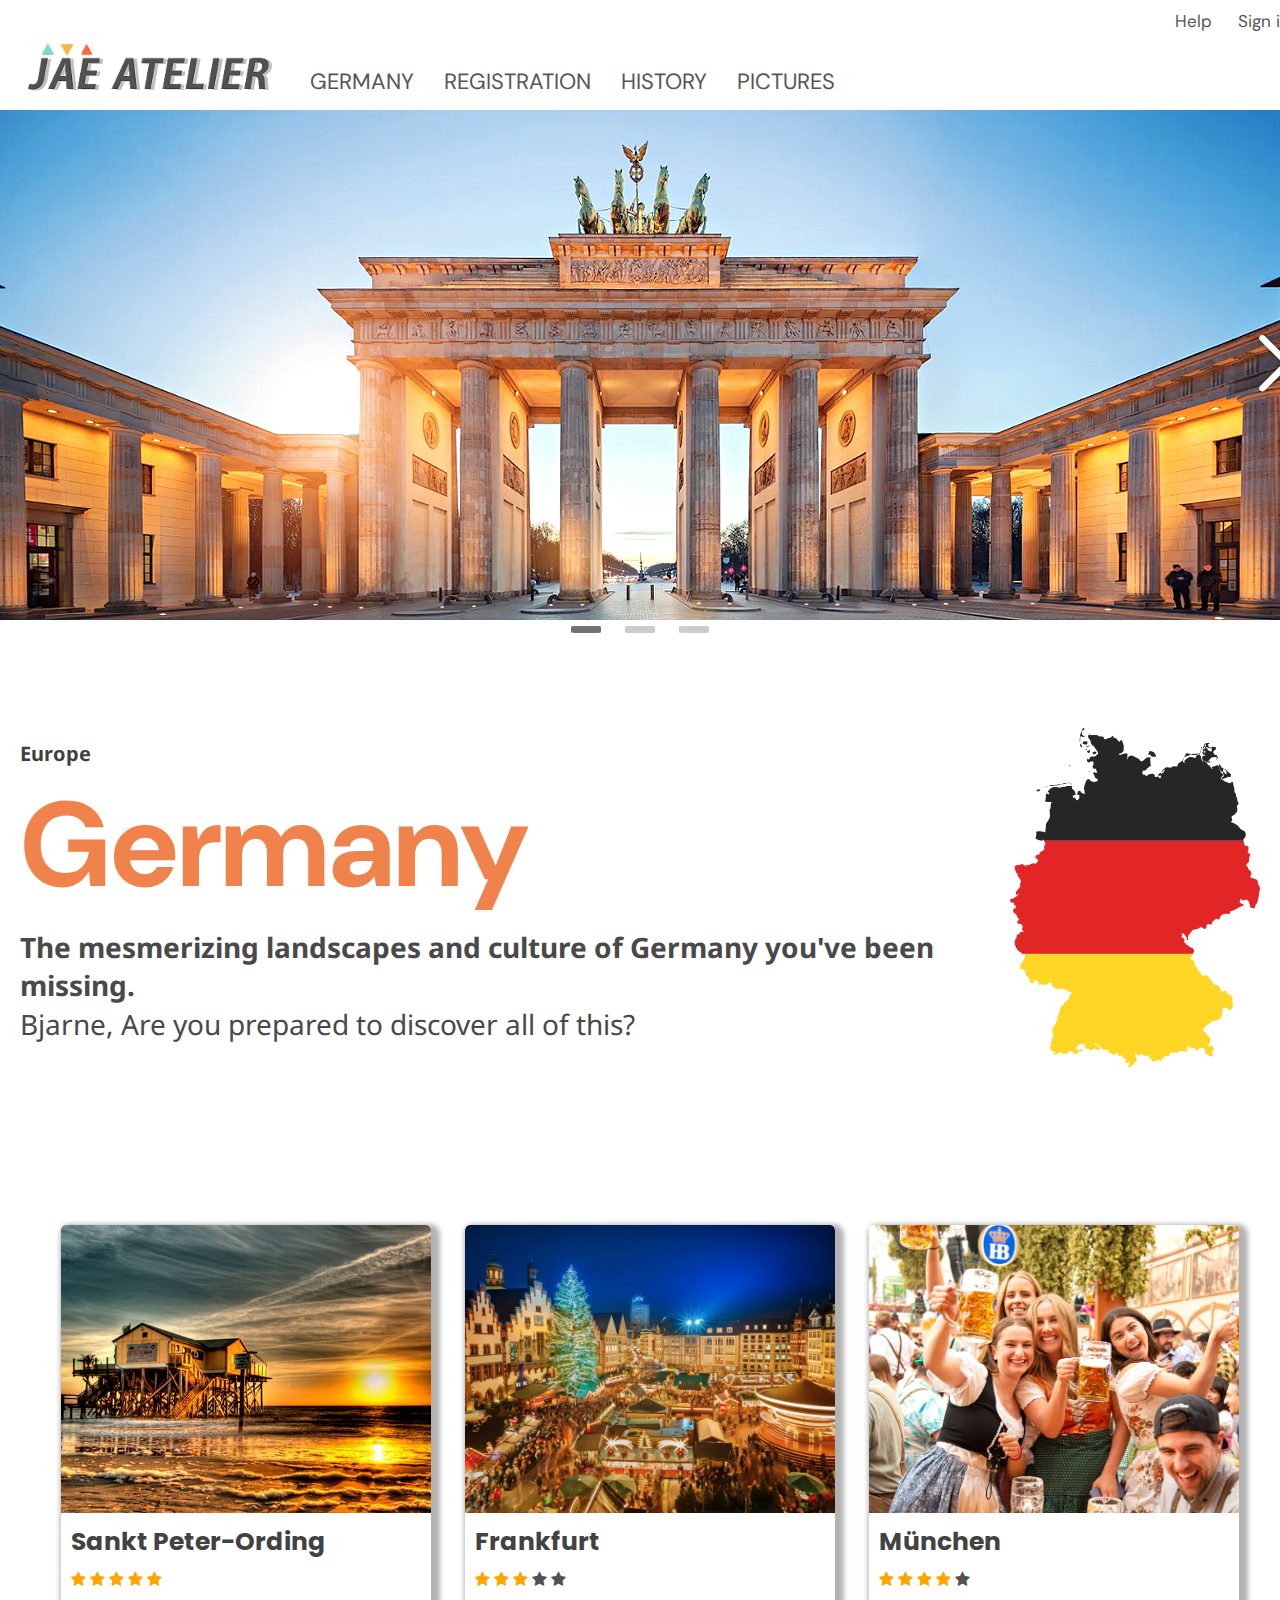
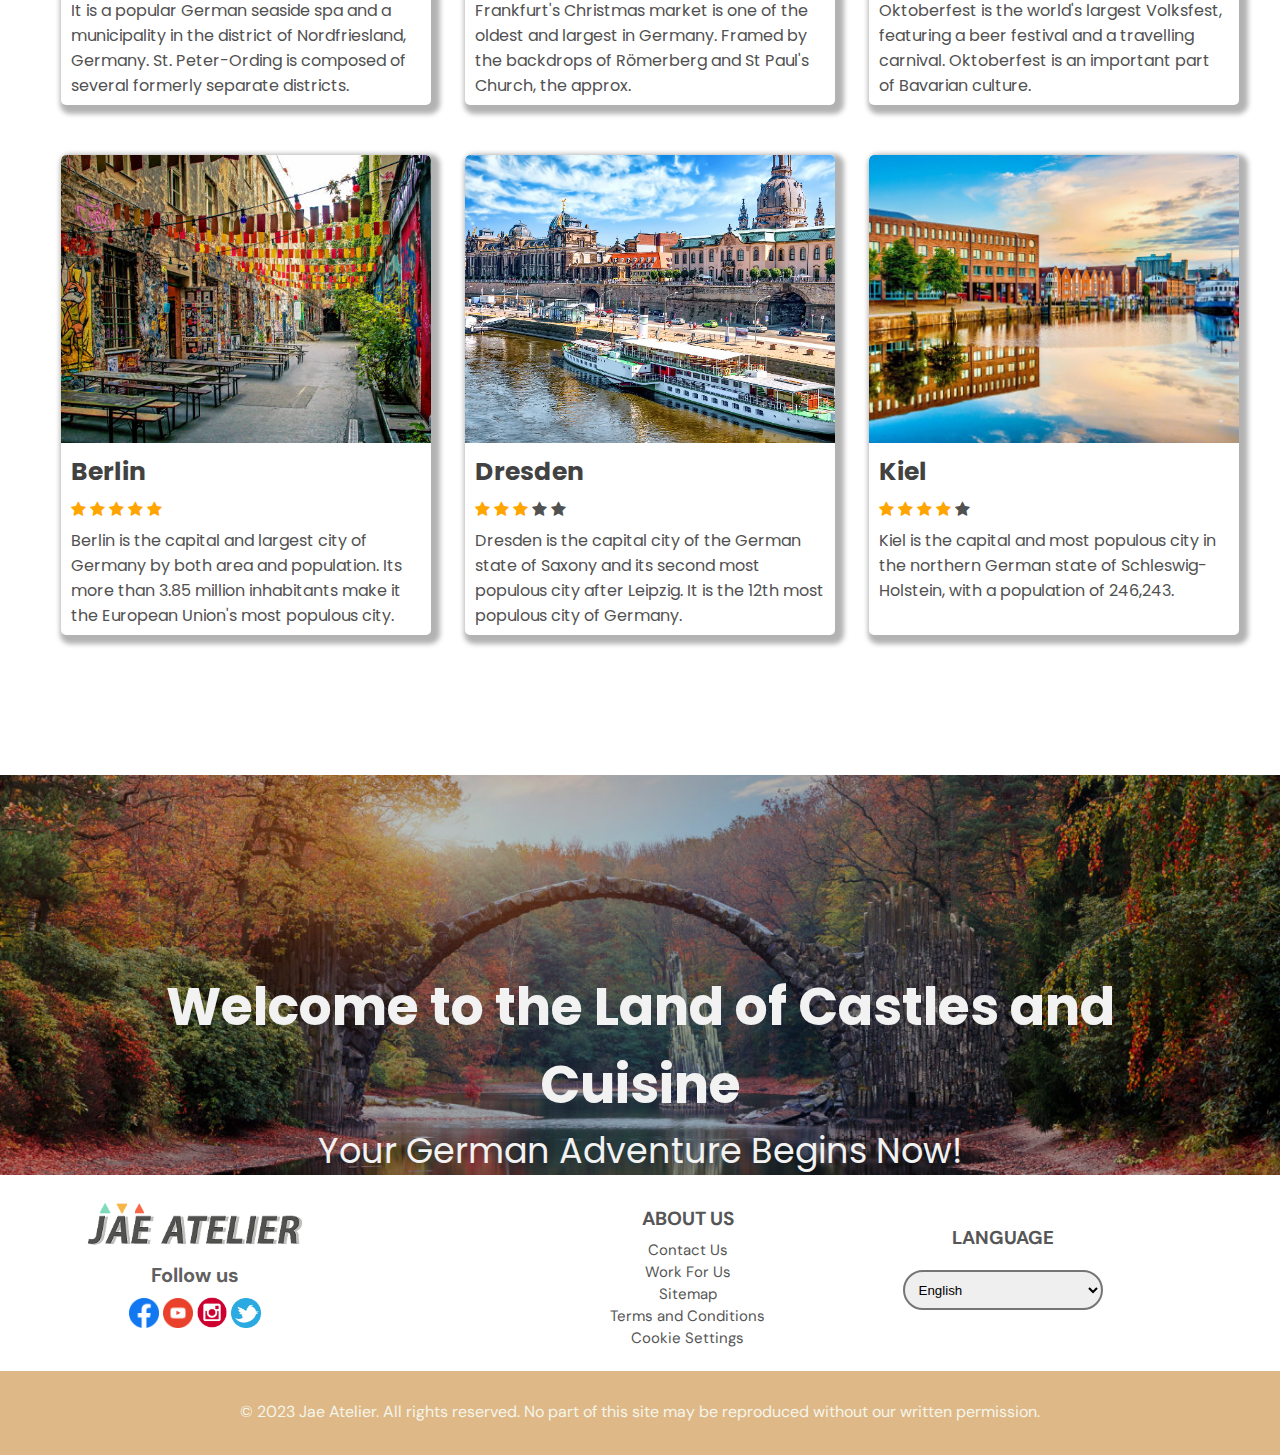
<file: index.html>
<!DOCTYPE html>
<html lang="en">

<head>
    <meta charset="UTF-8">
    <title>Document</title>
    <link rel="stylesheet" href="./style.css" type="text/css">
</head>

<body>
    <link rel="stylesheet" href="https://cdnjs.cloudflare.com/ajax/libs/font-awesome/4.7.0/css/font-awesome.min.css">
    <div id="wrapper">

        <div class="header">
            <div class="top_header">
                <ul>
                    <li class="header-item"><a href="#" class="header-item-link">Help</a></li>
                    <li class="header-item"><a href="#" class="header-item-link">Sign in</a></li>
                </ul>

            </div>
            <div class="main_header">
                <div id="logo">
                    <img src="img/logo.png" width="250" alt="로고">
                </div>

                <div id="nav">
                    <ul>
                        <li class="menu-item"><a href="#" class="menu-link">GERMANY</a></li>
                        <li class="menu-item"><a href="#" class="menu-link">REGISTRATION</a></li>
                        <li class="menu-item"><a href="#" class="menu-link">HISTORY</a></li>
                        <li class="menu-item"><a href="#" class="menu-link">PICTURES</a></li>
                    </ul>
                </div>
            </div>
        </div>

        <!-----------캐러셀 시작------------>
        <div class="carousel">
            <div class="carousel_track-container">
                <ul class="carousel_track">
                    <li class="carousel_slide current-slide">
                        <img class="carousel_img" src="img/pic1.jpg" alt="">
                    </li>
                    <li class="carousel_slide">
                        <img class="carousel_img" src="img/pic2.jpg" alt="">
                    </li>
                    <li class="carousel_slide">
                        <img class="carousel_img" src="img/pic3.jpg" alt="">
                    </li>
                </ul>
            </div>

            <button class="carousel_button carousel_button--left is-hidden">
                <img src="img/left.png" alt="">
            </button>
            <button class="carousel_button carousel_button--right">
                <img src="img/right.png" alt="">
            </button>
        </div>
        <div class="carousel_nav">
            <button class="carousel_indicator current-slide"></button>
            <button class="carousel_indicator"></button>
            <button class="carousel_indicator"></button>
        </div>
        <!---------- 섹션시작 ---------------->

        <div class="section">
            <div class="firstSection">
                <h4>Europe</h4>
                <p id="germany">Germany</p>
                <p><b>The mesmerizing landscapes and culture of Germany you've been missing.</b></p>
                <p>Bjarne, Are you prepared to discover all of this?</p>
            </div>
            <div class="secondSection">
                <img src="img/germany.png" class="germanyMap">
            </div>
        </div>
        <!---------- 카드시작 ----------------->
        <div class="contents">
            <div class="card_holder">
                <div class="card">
                    <div class="card_header">
                        <img src="img/card/g1.jpg" class="card-img">
                    </div>
                    <div class="card-story">
                        <h3>Sankt Peter-Ording</h3>
                        <p class="star">
                            <span class="fa fa-star checked"></span>
                            <span class="fa fa-star checked"></span>
                            <span class="fa fa-star checked"></span>
                            <span class="fa fa-star checked"></span>
                            <span class="fa fa-star checked"></span>
                        </p>
                        <p>It is a popular German seaside spa and a municipality in the district of Nordfriesland, Germany. St. Peter-Ording is composed of several formerly separate districts.</p>
                    </div>
                </div>
                <div class="card">
                    <div class="card_header">
                        <img src="img/card/g2.jpg" class="card-img">
                    </div>
                    <div class="card-story">
                        <h3>Frankfurt</h3>
                        <p class="star">
                            <span class="fa fa-star checked"></span>
                            <span class="fa fa-star checked"></span>
                            <span class="fa fa-star checked"></span>
                            <span class="fa fa-star"></span>
                            <span class="fa fa-star"></span>
                        </p>
                        <p>Frankfurt's Christmas market is one of the oldest and largest in Germany. Framed by the backdrops of Römerberg and St Paul's Church, the approx.</p>
                    </div>
                </div>
                <div class="card">
                    <div class="card_header">
                        <img src="img/card/g3.jpg" class="card-img">
                    </div>
                    <div class="card-story">
                        <h3>München</h3>
                        <p class="star">
                            <span class="fa fa-star checked"></span>
                            <span class="fa fa-star checked"></span>
                            <span class="fa fa-star checked"></span>
                            <span class="fa fa-star checked"></span>
                            <span class="fa fa-star"></span>
                        </p>
                        <p>Oktoberfest is the world's largest Volksfest, featuring a beer festival and a travelling carnival. Oktoberfest is an important part of Bavarian culture.</p>
                    </div>
                </div>
            </div>
            <div class="card_holder">
                <div class="card">
                    <div class="card_header">
                        <img src="img/card/g4.jpg" class="card-img">
                    </div>
                    <div class="card-story">
                        <h3>Berlin</h3>
                        <p class="star">
                            <span class="fa fa-star checked"></span>
                            <span class="fa fa-star checked"></span>
                            <span class="fa fa-star checked"></span>
                            <span class="fa fa-star checked"></span>
                            <span class="fa fa-star checked"></span>
                        </p>
                        <p>Berlin is the capital and largest city of Germany by both area and population. Its more than 3.85 million inhabitants make it the European Union's most populous city.</p>
                    </div>
                </div>
                <div class="card">
                    <div class="card_header">
                        <img src="img/card/g5.jpg" class="card-img">
                    </div>
                    <div class="card-story">
                        <h3>Dresden</h3>
                        <p class="star">
                            <span class="fa fa-star checked"></span>
                            <span class="fa fa-star checked"></span>
                            <span class="fa fa-star checked"></span>
                            <span class="fa fa-star"></span>
                            <span class="fa fa-star"></span>
                        </p>
                        <p>Dresden is the capital city of the German state of Saxony and its second most populous city after Leipzig. It is the 12th most populous city of Germany.</p>
                    </div>
                </div>
                <div class="card">
                    <div class="card_header">
                        <img src="img/card/g6.jpg" class="card-img">
                    </div>
                    <div class="card-story">
                        <h3>Kiel</h3>
                        <p class="star">
                            <span class="fa fa-star checked"></span>
                            <span class="fa fa-star checked"></span>
                            <span class="fa fa-star checked"></span>
                            <span class="fa fa-star checked"></span>
                            <span class="fa fa-star"></span>
                        </p>
                        <p>Kiel is the capital and most populous city in the northern German state of Schleswig-Holstein, with a population of 246,243.</p>
                    </div>
                </div>
            </div>
        </div>
        
        <div class="advertise">
            <div class="ad_img">
                <img src="img/bridge.jpg">
            </div>
            <div class="ad_text">
                <h2>Welcome to the Land of Castles and Cuisine</h2>
                <p>Your German Adventure Begins Now!</p>
            </div>
        </div>
    </div>


    <!--------------푸터시작-------------->
    <footer>
        <div id="footer_wapper">
            <div id="first_footer">
                <div class="footer_logo">
                    <img src="img/logo.png">
                    <p><b>Follow us</b></p>
                </div>
                <div class="sns">
                    <a href="#"><img src="img/face.png"></a>
                    <a href="#"><img src="img/youtube.png"></a>
                    <a href="#"><img src="img/instagram.jpg"></a>
                    <a href="#"><img src="img/twitter.png"></a>
                </div>
            </div>
            <div id="second_footer">
                <div class="footer_nav1">
                    <ul>
                        <li>
                            <h3>ABOUT US</h3>
                        </li>
                        <li>Contact Us</li>
                        <li>Work For Us</li>
                        <li>Sitemap</li>
                        <li>Terms and Conditions</li>
                        <li>Cookie Settings</li>
                    </ul>
                </div>
                <div class="footer_nav2">

                    <h3>LANGUAGE</h3>
                    <select name="language" onchange="window.open(this.value)">
                        <option value="">English</option>
                        <option value="">Korean</option>
                        <option value="">German</option>
                        <option value="">Spanish</option>
                    </select>

                </div>
                <div></div>
            </div>
        </div>
        <div id="copy">
            <p>© 2023 Jae Atelier. All rights reserved. No part of this site may be reproduced without our written permission.</p><br>
        </div>
    </footer>

    <script src="app.js"></script>
</body></html>
</file>
<file: style.css>
/*헤더안의 메뉴 폰트*/
@import url('https://fonts.googleapis.com/css2?family=DM+Sans:opsz,wght@9..40,500&display=swap');
@import url('https://fonts.googleapis.com/css2?family=Noto+Sans:wght@300&display=swap');
@import url('https://fonts.googleapis.com/css2?family=Poppins&display=swap');
/*섹션안의 Germany*/
@import url('https://fonts.googleapis.com/css2?family=DM+Sans:opsz,wght@9..40,900&display=swap');


* {
    padding: 0px;
    margin: 0px;
    box-sizing: border-box;
}

html,
body {
    height: 100%;
    /*footer를 바닥에 박기 위해*/
}

#wrapper {
    height: auto;
    min-height: calc(100%-280px);
    padding-bottom: 280px;
}

.header {
    margin: 0 auto;
    width: 1300px;
}

.top_header {
    width: 100%;
    height: 40px;
    text-align: right;
    padding-right: 10px;

}

.top_header ul {
    list-style: none;
}

.header-item {
    position: relative;
    top: 10px;
    display: inline-block;
    padding-left: 22px;
    font-size: 17px;
}

.header-item-link {
    font-family: 'DM Sans', sans-serif;
    transition: 0.2s;
    color: #565656;
    text-decoration: none;
    display: block;
}

.header-item-link:hover {
    text-shadow: 0 1px 0 rgba(0, 0, 0, 0.2);
}

/*-----메인헤더 시작--------*/

.main_header {
    width: 1300px;
    height: 70px;
}

#logo {
    float: left;
    width: 300px;
    height: 100%;
}

#logo img {
    display: flex;
    margin: 0 auto;
}

#nav {
    float: left;
    width: 600px;
    height: 100%;
    padding-top: 27px;
    padding-left: 0;
    background: white;

}

#nav ul {
    margin: 0;
    padding-left: 10px;
    list-style: none;

}

.menu-item {
    float: left;
    padding-right: 30px;
    display: inline-block;
    font-size: 22px;
    color: dimgrey;

}

.menu-link {
    text-decoration: none;
    display: block;
    font-family: 'DM Sans', sans-serif;
    text-align: center;
    transition: 0.2s;
    color: #565656;
}

.menu-link:hover {
    color: #f5b642;
    text-shadow: 0 1px 0 rgba(0, 0, 0, 0.2);
}

.carousel {
    overflow: hidden;
    margin: 0 auto;
    position: relative;
    height: 510px;
    width: 1300px;

}

.carousel_img {
    width: 100%;
    height: 100%;
    object-fit: cover;
}

.carousel_track-container {
    background-color: aquamarine;
    /*padding: 10px;*/
    height: 100%;
    position: relative;
}

.carousel_track {
    padding: 0;
    margin: 0;
    list-style: none;
    position: relative;
    height: 100%;
    transition: transform 250ms ease-in;
}

.carousel_slide {
    position: absolute;
    top: 0;
    bottom: 0;
    width: 100%;
}

.carousel_button {
    position: absolute;
    top: 50%;
    transform: translateY(-50%);
    background: transparent;
    border: 0;
    cursor: pointer;
}

.carousel_button img {
    width: 40px;
}

.carousel_button--left {
    left: 5px;
}

.carousel_button--right {
    right: 5px;
}

.carousel_nav {
    background: white;
    display: flex;
    justify-content: center;
    padding: 6px 0;
    height: 20px;
}

.carousel_indicator {
    border: 0;
    border-radius: 13%;
    width: 30px;
    height: 7px;
    background: rgba(0, 0, 0, .2);
    margin: 0 12px;
    cursor: pointer;
}

.carousel_indicator.current-slide {
    background: rgba(0, 0, 0, .55);
}

.is-hidden {
    display: none;
}

/*----------섹션시작----------*/

.section {
    margin: 0 auto;
    padding-top: 75px;
    /*header의 양쪽 여백을 동등하게 맞춤. 수평 가운데 정렬*/
    width: 1300px;
    height: 535px;
}

.firstSection {
    float: left;
    width: 75%;
    font-family: 'Noto Sans', sans-serif;
    padding: 25px 0 0 20px;
    clear: both;
}

.secondSection {
    width: 25%;
    float: right;
    text-align: right;
    padding: 13px 40px 0 0;
}

.germanyMap {
    width: 250px;
    opacity: 0.85;
}

.firstSection h4 {
    margin: 0;
    padding: 0;
    font-size: 20px;
    color: #3f3f3f;
}

#germany {
    margin-top: 0;
    font-size: 120px;
    color: #f0824b;
    font-weight: bolder;
    margin-bottom: 5px;
    font-family: 'DM Sans', sans-serif;
    
}

.firstSection p {
    font-size: 28px;
    margin-top: 1px;
    color: #494949;
    font-family: 'Noto Sans', sans-serif;
}

/*-------카드 스타일--------*/
.contents {
    width: 1300px;
    height: 1200px;
    margin: 0 auto;
    background-color: white;
    /*지우기*/
}

.card_holder {
    width: 100%;
    padding-top: 50px;
    display: flex;
    justify-content: center;
    background-color: white;
}

.card {
    width: 370px;
    height: 480px;
    overflow: hidden;
    margin: 0 17px 0 17px;
    border-radius: 5px;
    box-shadow: 4px 4px 5px 5px rgba(0, 0, 0, 0.3);
    transition: 0.3s;
    font-family: 'Poppins', sans-serif;
    transition: all 0.2s ease-out;
}

.card:hover {
    transform: translateY(-15px);
}

.card_header {
    width: 100%;
    height: 60%;
}

.card-img {
    border-radius: 5px 5px 0 0;
    object-fit: cover;
    width: 100%;
    height: 100%;
}

.card-story {
    width: 100%;
    height: 40%;
    padding: 10px;
}

.card-story h3 {
    font-size: 25px;
    color: #424242;
}

.card-story p {
    padding-top: 6px;
    color: #515151;
}

.checked {
    color: orange;
}

/*------------광고창------------------*/

.advertise {
    width: 100%;
    height: 400px;
    position: relative;
    overflow: hidden;
    /*background-image: url(img/bridge.jpg);
    background-repeat : no-repeat;
    background-size: 100%;
    background-position:0 -60px;*/
}

.ad_img{
    width: 100%;
}
.ad_img img{
    width: 100%;
}

.ad_text{
    position: absolute;
    width: 80%;
    top: 22%;
    left:-30%;
    transform: translate(50%, 50%);
    color: #f2f2f2;
    font-size: 35px;
    text-align: center;
    font-family: 'Poppins', sans-serif;
}


/*------------푸터시작---------------*/
footer {
    position: relative;
    transform: translateY(-100%);
    width: 100%;
    height: 280px;
    margin: 0 auto;
    font-family: 'DM Sans', sans-serif;
}

/*footer hr{
            border: solid 0.1px #a3a3a3;
        }*/

#footer_wapper {
    padding-top: 10px;
    margin: 0 auto;
    width: 1300px;
    height: 70%;
    display: flex;
    background-color: ;
    /*지우기*/
}

#first_footer {
    width: 30%;
    text-align: center;
    /*border: 2px solid #757575;*/
}

.footer_logo {
    /*푸터의 로고를 감싸는 부분*/
    width: 100%;
    height: 55%;
    padding: 15px;
}

.footer_logo img {
    width: 220px;
}

#first_footer p {
    padding-top: 10px;
    font-size: 20px;
    color: #606060;
}

.sns {
    height: 45%;
    padding: 10px;
}

.sns img {
    width: 30px;
}

#second_footer {
    width: 70%;
    display: flex;
    padding: 0 140px
}

.footer_nav1 {
    padding-top: 20px;

    width: 50%;
    text-align: center;
    color: #565656;
}

.footer_nav1 ul {
    list-style: none;
}

.footer_nav1 ul li {
    font-size: 15px;
    padding: 1px;
}

.footer_nav1 h3 {
    font-size: 19px;
    margin-bottom: 7px;
}

.footer_nav2 {
    padding-top: 40px;
    width: 50%;
    text-align: center;
    color: #565656;
}

select {
    width: 200px;
    height: 40px;
    padding-left: 10px;
    margin-top: 20px;
    border: 2px solid #757575;
    border-radius: 50px;
}

#copy {
    padding: 30px;
    text-align: center;
    width: 100%;
    height: 30%;
    color: #f5f5e9;
    background-color: burlywood;
}
</file>
